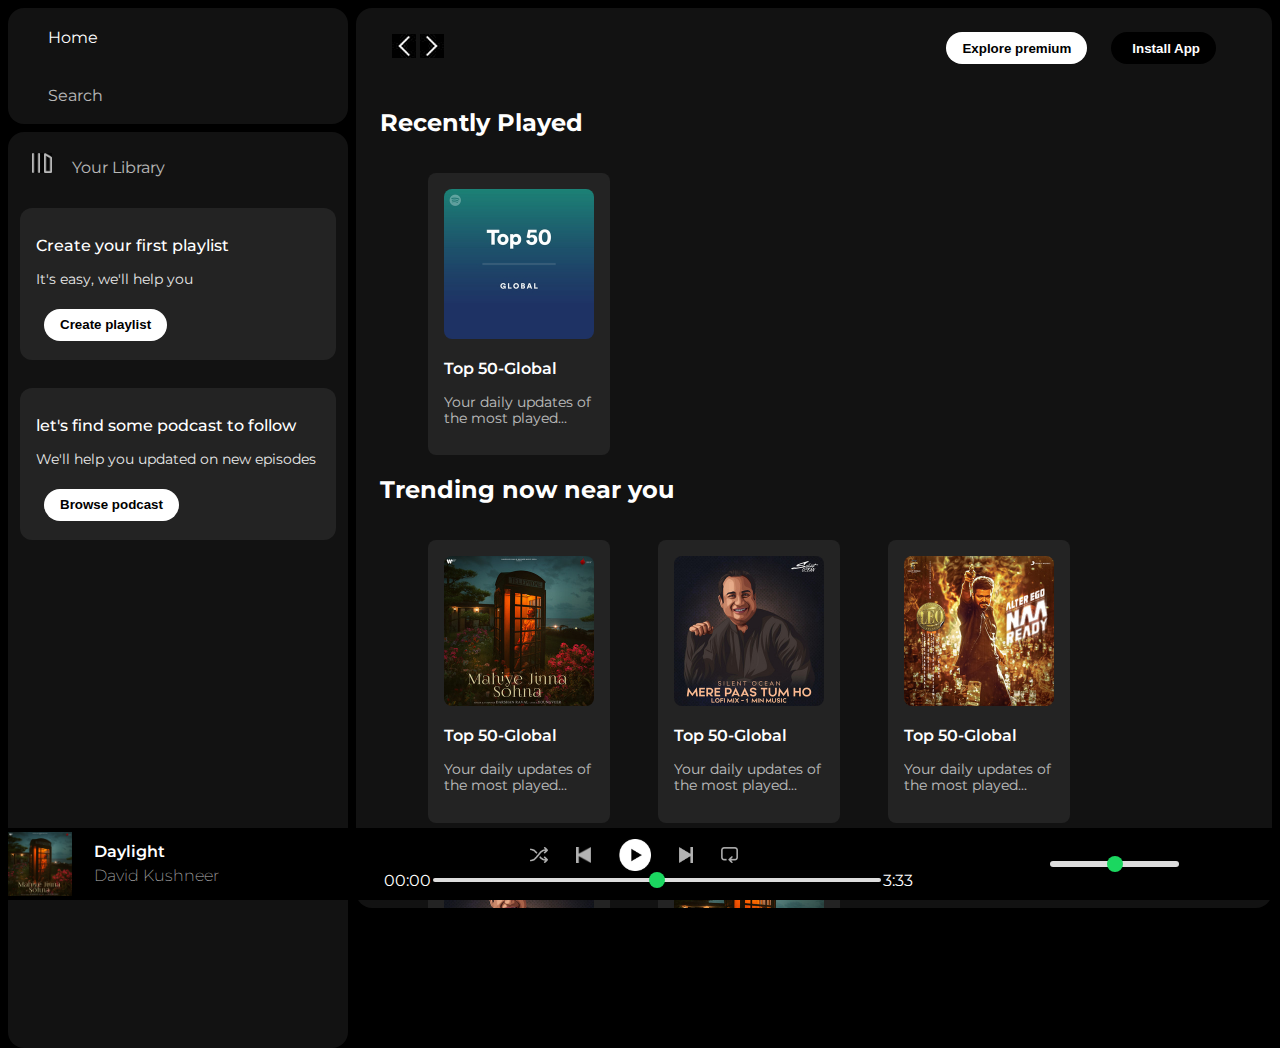
<file: index.html>
<!DOCTYPE html>
<html lang="en">
<head>
    <meta charset="UTF-8">
    <meta name="viewport" content="width=device-width, initial-scale=1.0">
    <link rel="stylesheet" href="https://cdnjs.cloudflare.com/ajax/libs/font-awesome/6.5.2/css/all.min.css" integrity="sha512-SnH5WK+bZxgPHs44uWIX+LLJAJ9/2PkPKZ5QiAj6Ta86w+fsb2TkcmfRyVX3pBnMFcV7oQPJkl9QevSCWr3W6A==" crossorigin="anonymous" referrerpolicy="no-referrer" />
    <link rel="icon" href="logo.png">
    <title>Spotify - Web Player: music for everyone</title>
    <link rel="stylesheet" href="project.css">
    <link rel="preconnect" href="https://fonts.googleapis.com">
<link rel="preconnect" href="https://fonts.gstatic.com" crossorigin>
<link href="https://fonts.googleapis.com/css2?family=Montserrat:ital,wght@0,100..900;1,100..900&display=swap" rel="stylesheet">
</head>
<body>
    <div class="main">
        <div class="sidebar">
            <div class="nav">
                <div class="nav-option" style="opacity:1;">
                    <i class="fa-solid fa-house"></i>
                    <a href="#">Home</a>
                </div>
                <div class="nav-option">
                    <i class="fa-solid fa-magnifying-glass"></i>
                    <a href="#">Search</a>
                </div>
            </div>
            <div class="library">
                <div class="options">
                    <div class="lib-option nav-option">
                        <img src="library.png">
                        <a href="#">Your Library</a>
                    </div>
                    <div class="icons">
                        <i class="fa-solid fa-plus"></i>
                        <i class="fa-solid fa-arrow-right"></i>
                    </div>
                </div>
                <div class="lib-box">
                    <div class="box">
                        <p class="box-p1">Create your first playlist</p>
                        <p class="box-p2">It's easy, we'll help you</p>
                        <button class="badge">Create playlist</button>
                    </div>
                    <div class="box">
                        <p class="box-p1">let's find some podcast to follow</p>
                        <p class="box-p2">We'll help you updated on new episodes</p>
                        <button class="badge">Browse podcast</button>
                    </div>
                </div>
            </div>
        </div>
        <div class="main-content">
            <div class="sticky-nav">
                <div class="sticky-nav-icons">
                <img src="backward.png">
                <img src="forward.jpeg" class="hide">
                </div>
                <div class="sticky-nav-options">
                <button class="badge nav-item hide">Explore premium</button>
                <button class="badge nav-item dark-badge"><i class="fa-regular fa-circle-down" style="margin-right: 5px;"></i>Install App</button>
                <i class="fa-regular fa-user nav-item"></i>
                </div>
            </div>
            
                <h2>Recently Played</h2>
                <div class="cards-container">
                    <div class="card">
                        <img src="card1.jpeg" class="card-img">
                        <p class="card-title">Top 50-Global</p>
                        <p class="card-info">Your daily updates of the most played...</p>
                    </div>
                </div>

                <h2>Trending now near you</h2>
                <div class="cards-container">
                    <div class="card">
                        <img src="card2.jpeg" class="card-img">
                        <p class="card-title">Top 50-Global</p>
                        <p class="card-info">Your daily updates of the most played...</p>
                    </div>
                

                
                
                    <div class="card">
                        <img src="card3.jpeg" class="card-img">
                        <p class="card-title">Top 50-Global</p>
                        <p class="card-info">Your daily updates of the most played...</p>
                    </div>
                

                
                
                    <div class="card">
                        <img src="card4.jpeg" class="card-img">
                        <p class="card-title">Top 50-Global</p>
                        <p class="card-info">Your daily updates of the most played...</p>
                    </div>

                    <div class="card">
                        <img src="card3.jpeg" class="card-img">
                        <p class="card-title">Top 50-Global</p>
                        <p class="card-info">Your daily updates of the most played...</p>
                    </div>
                
                    <div class="card">
                        <img src="card2.jpeg" class="card-img">
                        <p class="card-title">Top 50-Global</p>
                        <p class="card-info">Your daily updates of the most played...</p>
                    </div>
                </div>

                <h2>Featured Charts</h2>
                <div class="cards-container">
                    <div class="card">
                        <img src="card5.jpeg" class="card-img">
                        <p class="card-title">Top 50-Global</p>
                        <p class="card-info">Your daily updates of the most played...</p>
                    </div>
                    <div class="card">
                        <img src="card6.jpeg" class="card-img">
                        <p class="card-title">Top 50-Global</p>
                        <p class="card-info">Your daily updates of the most played...</p>
                    </div>
                    <div class="card">
                        <img src="card1.jpeg" class="card-img">
                        <p class="card-title">Top Songs - India</p>
                        <p class="card-info">Your daily updates of the most played...</p>
                    </div>
                </div>
                <div class="footer">
                    <div class="line"></div>
                </div>
                </div>



        <div class="music-player">

            <div class="album"> 
                <img src="card2.jpeg"
                class="imager">
                <div class="para"><p style="font-weight:600;">Daylight</p>
                <p style="opacity:0.7;font-weight:200;">David Kushneer</p></div>
               
                
                
                <div class="album-controls">
                    <i class="fa-regular fa-heart"></i>
                    <i class="fa-solid fa-radio"></i>
                </div> 
            </div>
            <div class="player">
                <div class="player-controls">
                    <img src="icon1.png" class="player-control-icon">
                    <img src="icon2.png" class="player-control-icon">
                    <img src="icon3.png" class="player-control-icon" style="opacity:1; height:2rem;
                    width:2rem;">
                    <img src="icon4.png" class="player-control-icon">
                    <img src="icon5.png" class="player-control-icon">
                </div>
                <div class="playback-bar">
                    <span class="curr-time">00:00</span>
                    <input type="range" mim="0" max="100" class="progress-bar" step="1">
                    
                    <span class="tot-time">3:33</span>
                </div>
            </div>
            <div class="controls">
                <div class="ico">
            <i class="fa-solid fa-square-caret-right" style=""></i>
            <i class="fa-solid fa-wand-magic"></i>
            <i class="fa-solid fa-rectangle-list"></i>
            <i class="fa-solid fa-mobile-screen-button"></i>
            <i class="fa-solid fa-volume-low"></i>
            <input type="range" mim="0" max="100" class="bar" step="1">
            </div>
            
            </div>
        </div>
    </div>
    
</body>
</html>
</file>
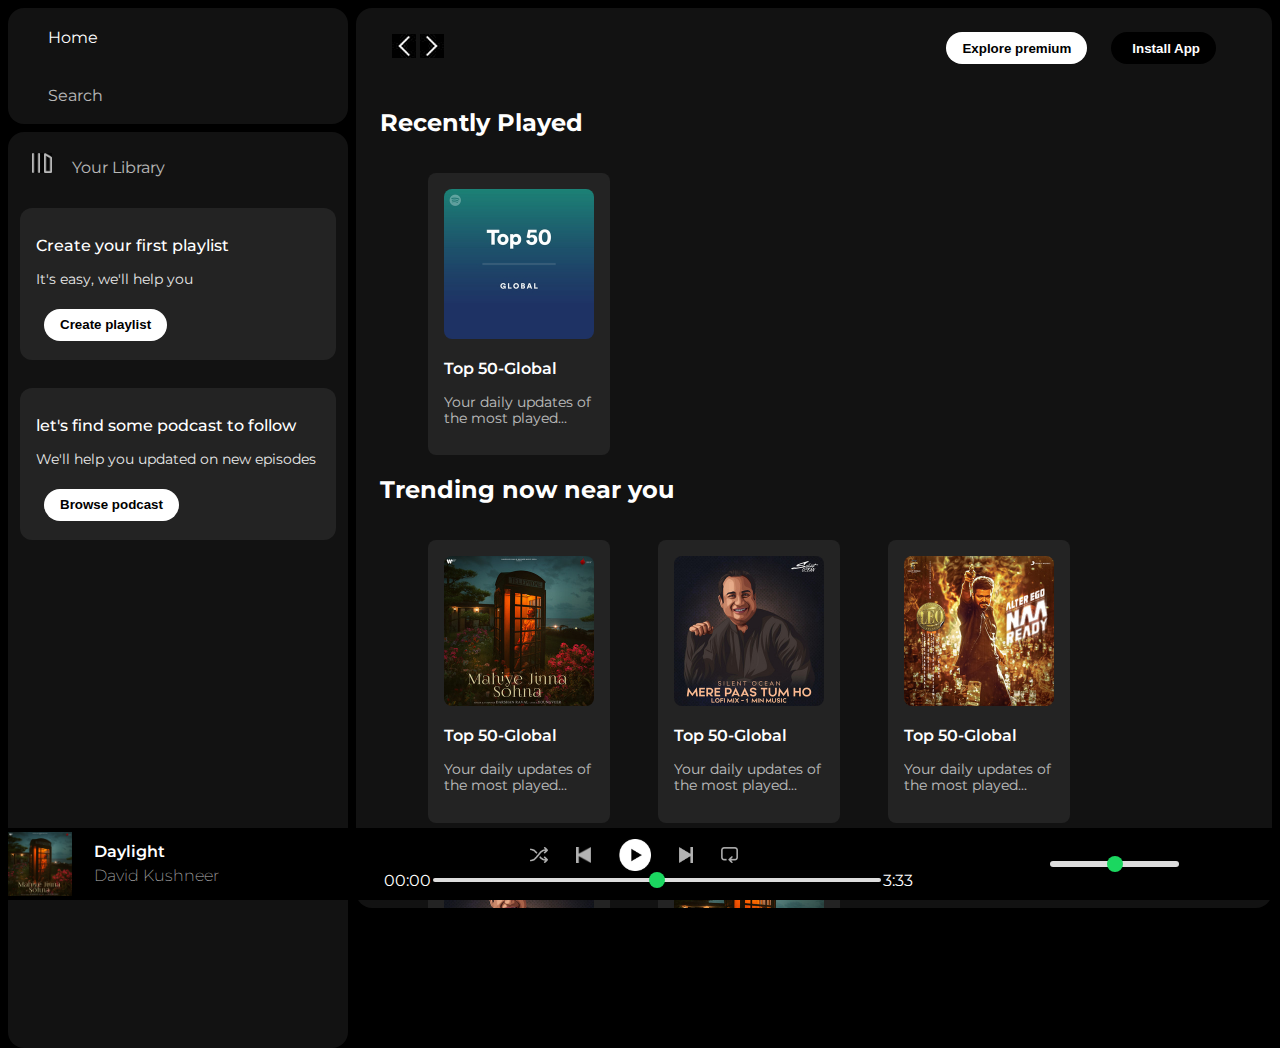
<file: project.html>
<!DOCTYPE html>
<html lang="en">
<head>
    <meta charset="UTF-8">
    <meta name="viewport" content="width=device-width, initial-scale=1.0">
    <link rel="stylesheet" href="https://cdnjs.cloudflare.com/ajax/libs/font-awesome/6.5.2/css/all.min.css" integrity="sha512-SnH5WK+bZxgPHs44uWIX+LLJAJ9/2PkPKZ5QiAj6Ta86w+fsb2TkcmfRyVX3pBnMFcV7oQPJkl9QevSCWr3W6A==" crossorigin="anonymous" referrerpolicy="no-referrer" />
    <link rel="icon" href="logo.png">
    <title>Spotify - Web Player: music for everyone</title>
    <link rel="stylesheet" href="project.css">
    <link rel="preconnect" href="https://fonts.googleapis.com">
<link rel="preconnect" href="https://fonts.gstatic.com" crossorigin>
<link href="https://fonts.googleapis.com/css2?family=Montserrat:ital,wght@0,100..900;1,100..900&display=swap" rel="stylesheet">
</head>
<body>
    <div class="main">
        <div class="sidebar">
            <div class="nav">
                <div class="nav-option" style="opacity:1;">
                    <i class="fa-solid fa-house"></i>
                    <a href="#">Home</a>
                </div>
                <div class="nav-option">
                    <i class="fa-solid fa-magnifying-glass"></i>
                    <a href="#">Search</a>
                </div>
            </div>
            <div class="library">
                <div class="options">
                    <div class="lib-option nav-option">
                        <img src="library.png">
                        <a href="#">Your Library</a>
                    </div>
                    <div class="icons">
                        <i class="fa-solid fa-plus"></i>
                        <i class="fa-solid fa-arrow-right"></i>
                    </div>
                </div>
                <div class="lib-box">
                    <div class="box">
                        <p class="box-p1">Create your first playlist</p>
                        <p class="box-p2">It's easy, we'll help you</p>
                        <button class="badge">Create playlist</button>
                    </div>
                    <div class="box">
                        <p class="box-p1">let's find some podcast to follow</p>
                        <p class="box-p2">We'll help you updated on new episodes</p>
                        <button class="badge">Browse podcast</button>
                    </div>
                </div>
            </div>
        </div>
        <div class="main-content">
            <div class="sticky-nav">
                <div class="sticky-nav-icons">
                <img src="backward.png">
                <img src="forward.jpeg" class="hide">
                </div>
                <div class="sticky-nav-options">
                <button class="badge nav-item hide">Explore premium</button>
                <button class="badge nav-item dark-badge"><i class="fa-regular fa-circle-down" style="margin-right: 5px;"></i>Install App</button>
                <i class="fa-regular fa-user nav-item"></i>
                </div>
            </div>
            
                <h2>Recently Played</h2>
                <div class="cards-container">
                    <div class="card">
                        <img src="card1.jpeg" class="card-img">
                        <p class="card-title">Top 50-Global</p>
                        <p class="card-info">Your daily updates of the most played...</p>
                    </div>
                </div>

                <h2>Trending now near you</h2>
                <div class="cards-container">
                    <div class="card">
                        <img src="card2.jpeg" class="card-img">
                        <p class="card-title">Top 50-Global</p>
                        <p class="card-info">Your daily updates of the most played...</p>
                    </div>
                

                
                
                    <div class="card">
                        <img src="card3.jpeg" class="card-img">
                        <p class="card-title">Top 50-Global</p>
                        <p class="card-info">Your daily updates of the most played...</p>
                    </div>
                

                
                
                    <div class="card">
                        <img src="card4.jpeg" class="card-img">
                        <p class="card-title">Top 50-Global</p>
                        <p class="card-info">Your daily updates of the most played...</p>
                    </div>

                    <div class="card">
                        <img src="card3.jpeg" class="card-img">
                        <p class="card-title">Top 50-Global</p>
                        <p class="card-info">Your daily updates of the most played...</p>
                    </div>
                
                    <div class="card">
                        <img src="card2.jpeg" class="card-img">
                        <p class="card-title">Top 50-Global</p>
                        <p class="card-info">Your daily updates of the most played...</p>
                    </div>
                </div>

                <h2>Featured Charts</h2>
                <div class="cards-container">
                    <div class="card">
                        <img src="card5.jpeg" class="card-img">
                        <p class="card-title">Top 50-Global</p>
                        <p class="card-info">Your daily updates of the most played...</p>
                    </div>
                    <div class="card">
                        <img src="card6.jpeg" class="card-img">
                        <p class="card-title">Top 50-Global</p>
                        <p class="card-info">Your daily updates of the most played...</p>
                    </div>
                    <div class="card">
                        <img src="card1.jpeg" class="card-img">
                        <p class="card-title">Top Songs - India</p>
                        <p class="card-info">Your daily updates of the most played...</p>
                    </div>
                </div>
                <div class="footer">
                    <div class="line"></div>
                </div>
                </div>



        <div class="music-player">

            <div class="album"> 
                <img src="card2.jpeg"
                class="imager">
                <div class="para"><p style="font-weight:600;">Daylight</p>
                <p style="opacity:0.7;font-weight:200;">David Kushneer</p></div>
               
                
                
                <div class="album-controls">
                    <i class="fa-regular fa-heart"></i>
                    <i class="fa-solid fa-radio"></i>
                </div> 
            </div>
            <div class="player">
                <div class="player-controls">
                    <img src="icon1.png" class="player-control-icon">
                    <img src="icon2.png" class="player-control-icon">
                    <img src="icon3.png" class="player-control-icon" style="opacity:1; height:2rem;
                    width:2rem;">
                    <img src="icon4.png" class="player-control-icon">
                    <img src="icon5.png" class="player-control-icon">
                </div>
                <div class="playback-bar">
                    <span class="curr-time">00:00</span>
                    <input type="range" mim="0" max="100" class="progress-bar" step="1">
                    
                    <span class="tot-time">3:33</span>
                </div>
            </div>
            <div class="controls">
                <div class="ico">
            <i class="fa-solid fa-square-caret-right" style=""></i>
            <i class="fa-solid fa-wand-magic"></i>
            <i class="fa-solid fa-rectangle-list"></i>
            <i class="fa-solid fa-mobile-screen-button"></i>
            <i class="fa-solid fa-volume-low"></i>
            <input type="range" mim="0" max="100" class="bar" step="1">
            </div>
            
            </div>
        </div>
    </div>
    
</body>
</html>
</file>
<file: project.css>
body{
    font-family: "Montserrat", sans-serif;
    margin:0;
    background-color:black;
    color:white;
    overflow:hidden;
}
.main{
    padding:0.5rem;
    display: flex;
    height:100vh;
}
.sidebar{
    background-color:black;
    width:340px;
    border-radius:1rem;
    margin-right: 0.5rem;
}
.main-content{
   background-color:#121212;
   flex:1;
   border-radius:1rem;
   overflow: auto;
   padding:0 1.5rem 0 1.5rem;

}
.music-player{
    background-color:black;
    position:fixed;
    bottom:0px;
    width:100%;
    height:72px;
}
a{
    text-decoration:none;
    color:white;
}
.nav{
    background-color:#121212;
    border-radius:1rem;
    display:flex;
    flex-direction:column;
    justify-content:center;
    height:100px;
    padding:0.5rem 0.75rem;
}
.nav-option{
    line-height:2.5rem;
    opacity:0.7;
    padding:0.5rem 0.75rem;
}
.nav-option:hover{
    opacity:1;
}
.nav-option i{
    font-size:1.25rem;
}
.nav-option a{
    font-size:1rem;
    margin-left: 1rem;
}
.library{
    background-color: #121212;
    border-radius:1rem;
    height:100%;
    margin-top:0.5rem;
    padding:0.5rem 0.75rem;
}
.options{
    display:flex;
    justify-content:space-between;
    align-items:center;
}
.lib-option img{
    height:1.25rem;
    width:1.25rem;
}
.icons{
    font-size: 1.25rem;
    margin-right:1rem;
    display:flex;
    opacity:0.7;
}
.icons:hover{
    opacity:1;
}
.icons i{
    opacity:0.7;
    margin-right:1rem;
}
.box{
    background-color:#232323;
    height:8rem;
    border-radius:0.75rem;
    margin:0.75rem 0 1.75rem 0;
    padding:0.75rem 1rem;
}
.box-p1{
    font-size:1rem;
    font-weight: 500;
}
.box-p2{
    font-size:0.85rem;
    opacity:0.9;
}
.badge{
    background-color:white;
    border:none;
    border-radius:100px;
    padding:0.25rem 1rem;
    font-weight:700;
    margin:0.5rem;
    height:2rem;
    width:fit-content;

}
.sticky-nav{
    position:sticky;
    top:0;
    background-color: #121212;
    display:flex;
    justify-content:space-between;
    align-items:center;
    padding:1rem 0 1rem 0;
    z-index:10;
}
.sticky-nav-icons{
    margin-left:0.75rem;
}
.sticky-nav-options{
    display:flex;
    justify-content: center;
    align-items: center;

}
.nav-item{
    margin-right:1rem;
}
.dark-badge{
    background-color:black;
    color:white;
}
@media (max-width:1000px){
    .hide{
        display:none;
    }
}
.card{
    background-color:#232323;
    width:150px;
    border-radius:0.5rem;
    padding:1rem;
    margin-left:3rem;
    margin-top:1rem;
}
.cards-container{
    display:flex;
    flex-wrap: wrap;

}
.card-img{
    width:100%;
    border-radius:0.5rem;
}
.card-title{
    font-weight:600;
}
.card-info{
    font-size:0.85rem;
    opacity:0.7;
}
.footer{
    height:300px;
    display: flex;
    align-items:center;/*column wise center*/
    justify-content:center;/*row wise center*/
}
.line{
    width:90%;
    height:50%;
    border-top:1px solid white;
    opacity:0.4;
}
.music-player{
    display:flex; 
    justify-content:space-between; 
    align-items:center; 
}
.album{
    width:25%;
    display:flex;
    justify-content:space-between; 
    align-items:center; 
    
}
.para p{
    margin-right:0.5rem;
    line-height:0.5rem;

}
.album-controls{
    font-size:1.2rem;
    opacity:0.7;
    margin-right:4rem;
    
}
.album-controls i{
    margin-right:0.5rem;
}
.imager{
    width:20%;
}
.player{
    width:50%;
}
.controls{
    width:25%;
    justify-content:space-between;
    align-items:center;
    
    
}
.ico i{
    padding:0.5rem;
    font-size:1.25rem;
    opacity:0.7;
    
}
.bar{
    appearance:none;
    background-color: transparent;
    cursor:pointer; 
    
}

.bar::-webkit-slider-runnable-track{
    background-color:#ddd;
    border-radius:100px;
    height:0.4rem;
    margin-bottom:4px;
}
.bar::-webkit-slider-thumb{
    appearance:none;
    height:1rem;
    width:1rem;
    background-color: #1bd760;
    border-radius:100%;
    margin-top:-5px;
}
.player-controls{
    display:flex; 
    justify-content:center; 
    align-items:center; 
}   

.player-control-icon{
    height:1rem;
    margin-right:1.75rem;
    opacity:0.7;
    
}
.player-control-icon:hover{
opacity:1;
}
.playback-bar{
    display:flex;
    justify-content:center;
    align-items:center;

}
.progress-bar{
    width:70%;
    appearance:none;
    background-color: transparent;
    cursor:pointer;
}
.progress-bar::-webkit-slider-runnable-track{
    background-color:#ddd;
    border-radius:100px;
    height:0.2rem;
}
.progress-bar::-webkit-slider-thumb{
    appearance:none;
    height:1rem;
    width:1rem;
    background-color: #1bd760;
    border-radius:100%;
    margin-top:-6px;
}
</file>
